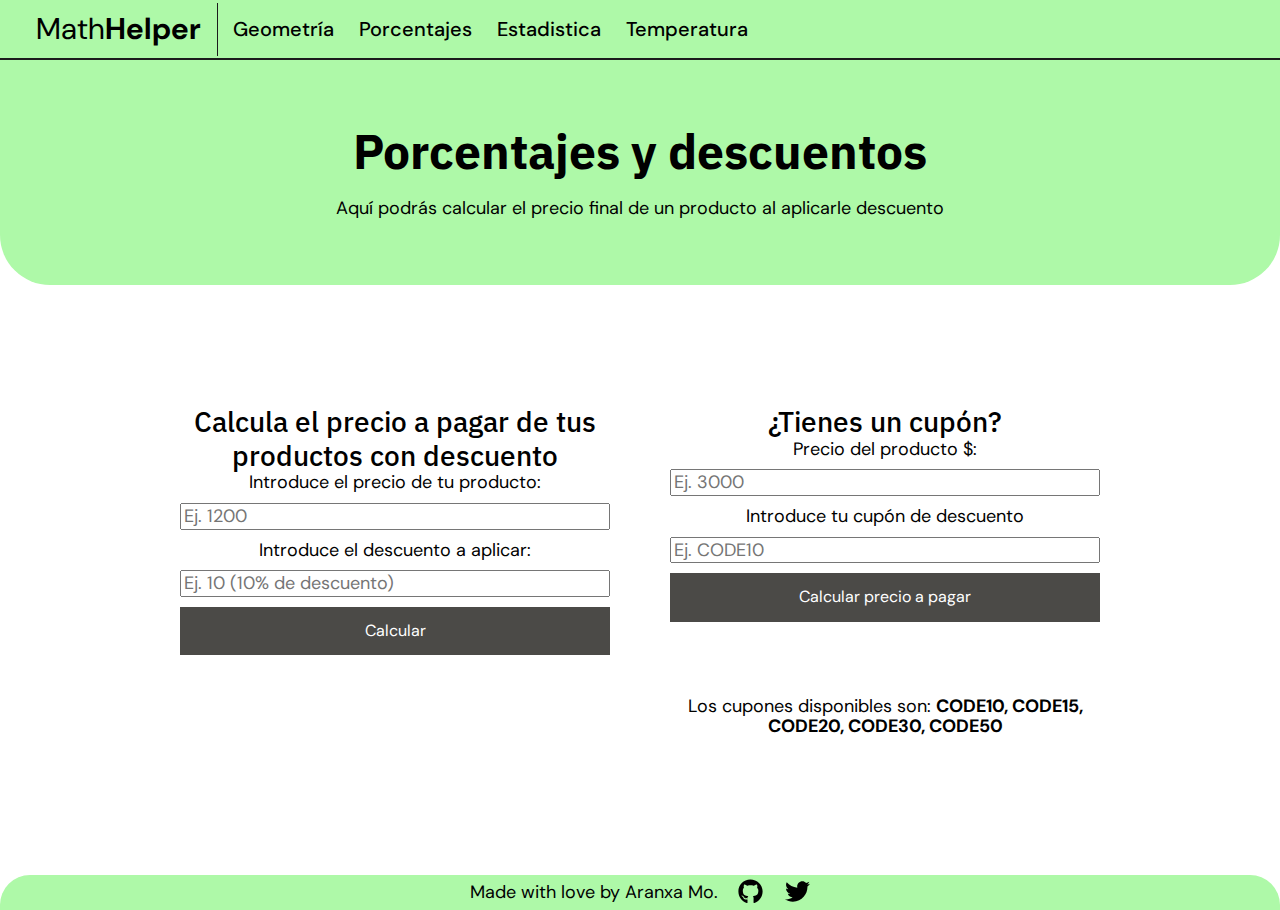
<file: descuentos.html>
<!DOCTYPE html>
<html lang="en">
<head>
    <meta charset="UTF-8">
    <meta http-equiv="X-UA-Compatible" content="IE=edge">
    <meta name="viewport" content="width=device-width, initial-scale=1.0">
    <title>Porcentajes y descuentos | Math Helper</title>
    <link rel="stylesheet" href="./css/normalize.css">
    <link rel="stylesheet" href="./css/descuentos.css">
</head>
<body>
    <header class="header"> <!--HEADER-->
        <nav class="navbar">
            <a class="nav__logo" href="./index.html"><span>Math<b>Helper</b></span></a>

            <input type="checkbox" name="" id="nav__checkbox" class="nav__checkbox">
            <label for="nav__checkbox" class="nav__toggle">
            <svg class="menu" xmlns="http://www.w3.org/2000/svg" viewBox="0 0 448 512"><!--! Font Awesome Pro 6.1.1 by @fontawesome - https://fontawesome.com License - https://fontawesome.com/license (Commercial License) Copyright 2022 Fonticons, Inc. --><path d="M0 96C0 78.33 14.33 64 32 64H416C433.7 64 448 78.33 448 96C448 113.7 433.7 128 416 128H32C14.33 128 0 113.7 0 96zM0 256C0 238.3 14.33 224 32 224H416C433.7 224 448 238.3 448 256C448 273.7 433.7 288 416 288H32C14.33 288 0 273.7 0 256zM416 448H32C14.33 448 0 433.7 0 416C0 398.3 14.33 384 32 384H416C433.7 384 448 398.3 448 416C448 433.7 433.7 448 416 448z"/></svg>
            <svg class="close" xmlns="http://www.w3.org/2000/svg" viewBox="0 0 320 512"><!--! Font Awesome Pro 6.1.1 by @fontawesome - https://fontawesome.com License - https://fontawesome.com/license (Commercial License) Copyright 2022 Fonticons, Inc. --><path d="M310.6 361.4c12.5 12.5 12.5 32.75 0 45.25C304.4 412.9 296.2 416 288 416s-16.38-3.125-22.62-9.375L160 301.3L54.63 406.6C48.38 412.9 40.19 416 32 416S15.63 412.9 9.375 406.6c-12.5-12.5-12.5-32.75 0-45.25l105.4-105.4L9.375 150.6c-12.5-12.5-12.5-32.75 0-45.25s32.75-12.5 45.25 0L160 210.8l105.4-105.4c12.5-12.5 32.75-12.5 45.25 0s12.5 32.75 0 45.25l-105.4 105.4L310.6 361.4z"/></svg>
            </label>         
            
    
             <ul class="nav__menu">
                <li><a href="./figuras.html">Geometría</a></li>
                <li><a href="./descuentos.html">Porcentajes</a></li>
                <li><a href="./estadistica.html">Estadistica</a></li>
                <li><a href="./temperatura.html">Temperatura</a></li>
            </ul>

        </nav>

        <section class="hero">
            <h1 class="hero_title">Porcentajes y descuentos</h1>
            <p class="hero_paragraph">Aquí podrás calcular el precio final de un producto al aplicarle descuento</p>
        </section>
    </header>

    <main class="main"> <!--MAIN-->
        <section class="section">
            <h2>Calcula el precio a pagar de tus productos con descuento</h2>
            <!-- <div class="section__img-container">
                <img class="section__img" src="https://cdn.shopify.com/s/files/1/0007/6978/5911/products/D_NQ_NP_647513-MLM48204769266_112021-O_800x.webp?v=1653329292" alt="Audífonos rosas con orejas de gato">
            </div> -->
            <form class="form">
                <label for="inputPrice">Introduce el precio de tu producto:</label>
                <input type="number" id="inputPrice" placeholder="Ej. 1200">
                <label for="inputDescuento">Introduce el descuento a aplicar:</label>
                <input type="number" id="inputDescuento" placeholder="Ej. 10 (10% de descuento)">
                <button class="section__button" type="button" onclick="onClickPrecioConDescuento()">Calcular</button>
    
                <p class="resultado" id="resultadoPrecio"></p>
            </form>
        </section>
        
        <section class="section">
            <h2>¿Tienes un cupón?</h2>
            <form class="form">
                <label for="inputPriceProduct">Precio del producto $:</label>
                <input type="number" id="inputPriceProduct" placeholder="Ej. 3000">
                <label for="inputCupon">Introduce tu cupón de descuento</label>
                <input type="text" id="inputCupon" placeholder="Ej. CODE10">
                <button class="section__button" type="button" onclick="aplicarCupon()">Calcular precio a pagar</button>
    
                <p class="resultado" id="resultadoPrecioProduct"></p>
                <div class="cupons-container">
                    <p>Los cupones disponibles son: <b>CODE10, CODE15, CODE20, CODE30, CODE50</b></p>
                </div>
            </form>
        </section>
    </main>

    <footer class="footer"> <!--FOOTER-->
        <p class="footer__paragraph">Made with love by Aranxa Mo.</p>
        <div class="footer__socials">
            <a href="https://github.com/AranxaMo/curso-practico-javascript" target="_blank"><svg xmlns="http://www.w3.org/2000/svg" viewBox="0 0 496 512"><!--! Font Awesome Pro 6.1.1 by @fontawesome - https://fontawesome.com License - https://fontawesome.com/license (Commercial License) Copyright 2022 Fonticons, Inc. --><path d="M165.9 397.4c0 2-2.3 3.6-5.2 3.6-3.3.3-5.6-1.3-5.6-3.6 0-2 2.3-3.6 5.2-3.6 3-.3 5.6 1.3 5.6 3.6zm-31.1-4.5c-.7 2 1.3 4.3 4.3 4.9 2.6 1 5.6 0 6.2-2s-1.3-4.3-4.3-5.2c-2.6-.7-5.5.3-6.2 2.3zm44.2-1.7c-2.9.7-4.9 2.6-4.6 4.9.3 2 2.9 3.3 5.9 2.6 2.9-.7 4.9-2.6 4.6-4.6-.3-1.9-3-3.2-5.9-2.9zM244.8 8C106.1 8 0 113.3 0 252c0 110.9 69.8 205.8 169.5 239.2 12.8 2.3 17.3-5.6 17.3-12.1 0-6.2-.3-40.4-.3-61.4 0 0-70 15-84.7-29.8 0 0-11.4-29.1-27.8-36.6 0 0-22.9-15.7 1.6-15.4 0 0 24.9 2 38.6 25.8 21.9 38.6 58.6 27.5 72.9 20.9 2.3-16 8.8-27.1 16-33.7-55.9-6.2-112.3-14.3-112.3-110.5 0-27.5 7.6-41.3 23.6-58.9-2.6-6.5-11.1-33.3 2.6-67.9 20.9-6.5 69 27 69 27 20-5.6 41.5-8.5 62.8-8.5s42.8 2.9 62.8 8.5c0 0 48.1-33.6 69-27 13.7 34.7 5.2 61.4 2.6 67.9 16 17.7 25.8 31.5 25.8 58.9 0 96.5-58.9 104.2-114.8 110.5 9.2 7.9 17 22.9 17 46.4 0 33.7-.3 75.4-.3 83.6 0 6.5 4.6 14.4 17.3 12.1C428.2 457.8 496 362.9 496 252 496 113.3 383.5 8 244.8 8zM97.2 352.9c-1.3 1-1 3.3.7 5.2 1.6 1.6 3.9 2.3 5.2 1 1.3-1 1-3.3-.7-5.2-1.6-1.6-3.9-2.3-5.2-1zm-10.8-8.1c-.7 1.3.3 2.9 2.3 3.9 1.6 1 3.6.7 4.3-.7.7-1.3-.3-2.9-2.3-3.9-2-.6-3.6-.3-4.3.7zm32.4 35.6c-1.6 1.3-1 4.3 1.3 6.2 2.3 2.3 5.2 2.6 6.5 1 1.3-1.3.7-4.3-1.3-6.2-2.2-2.3-5.2-2.6-6.5-1zm-11.4-14.7c-1.6 1-1.6 3.6 0 5.9 1.6 2.3 4.3 3.3 5.6 2.3 1.6-1.3 1.6-3.9 0-6.2-1.4-2.3-4-3.3-5.6-2z"/></svg></a>
            <a href="https://twitter.com/Aranxa_Mo" target="_blank"><svg xmlns="http://www.w3.org/2000/svg" viewBox="0 0 512 512"><!--! Font Awesome Pro 6.1.1 by @fontawesome - https://fontawesome.com License - https://fontawesome.com/license (Commercial License) Copyright 2022 Fonticons, Inc. --><path d="M459.37 151.716c.325 4.548.325 9.097.325 13.645 0 138.72-105.583 298.558-298.558 298.558-59.452 0-114.68-17.219-161.137-47.106 8.447.974 16.568 1.299 25.34 1.299 49.055 0 94.213-16.568 130.274-44.832-46.132-.975-84.792-31.188-98.112-72.772 6.498.974 12.995 1.624 19.818 1.624 9.421 0 18.843-1.3 27.614-3.573-48.081-9.747-84.143-51.98-84.143-102.985v-1.299c13.969 7.797 30.214 12.67 47.431 13.319-28.264-18.843-46.781-51.005-46.781-87.391 0-19.492 5.197-37.36 14.294-52.954 51.655 63.675 129.3 105.258 216.365 109.807-1.624-7.797-2.599-15.918-2.599-24.04 0-57.828 46.782-104.934 104.934-104.934 30.213 0 57.502 12.67 76.67 33.137 23.715-4.548 46.456-13.32 66.599-25.34-7.798 24.366-24.366 44.833-46.132 57.827 21.117-2.273 41.584-8.122 60.426-16.243-14.292 20.791-32.161 39.308-52.628 54.253z"/></svg></a>
        </div>
    </footer>

    <script src="./js/descuentos.js"></script>
</body>
</html>
</file>
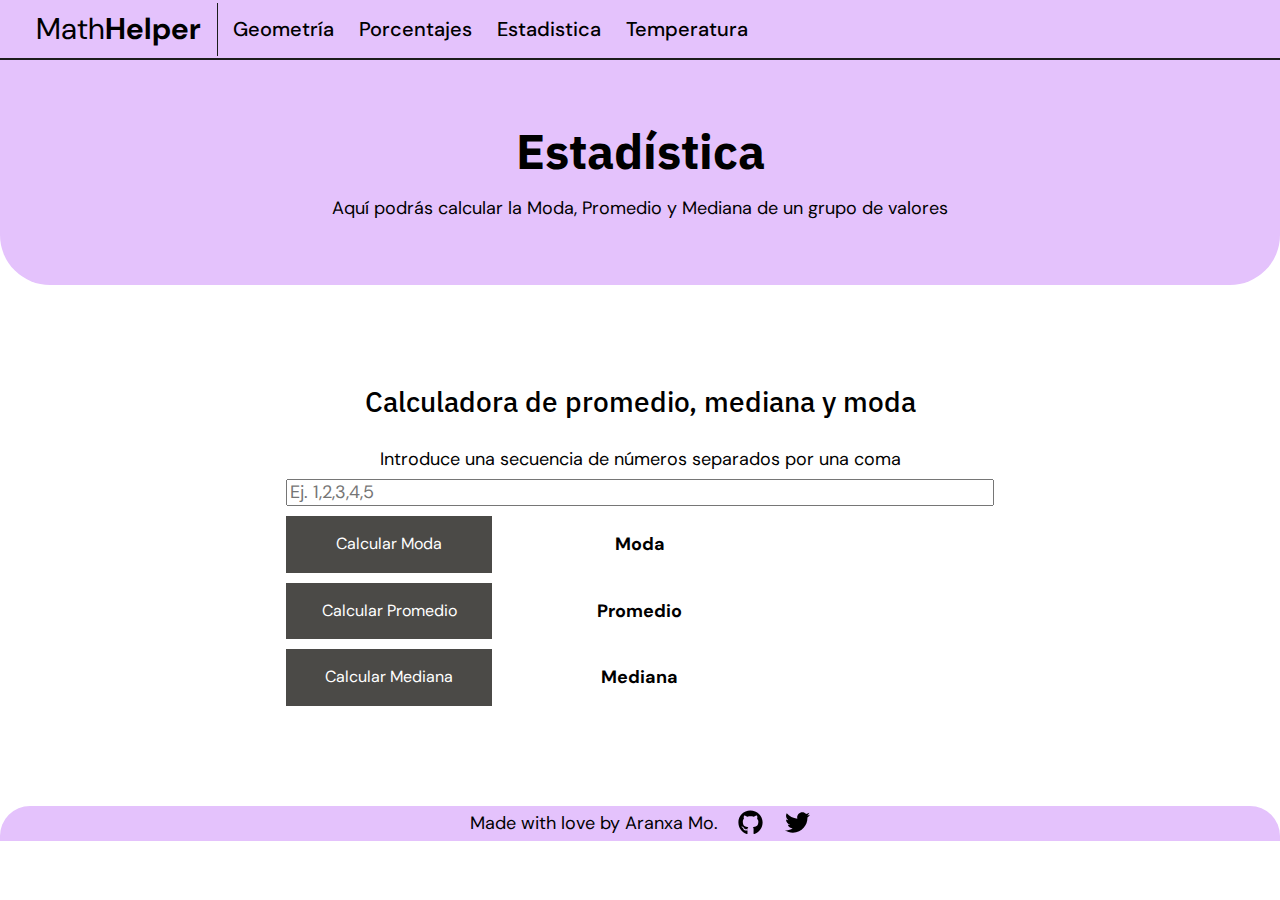
<file: estadistica.html>
<!DOCTYPE html>
<html lang="en">
<head>
    <meta charset="UTF-8">
    <meta http-equiv="X-UA-Compatible" content="IE=edge">
    <meta name="viewport" content="width=device-width, initial-scale=1.0">
    <title>Estadística | Math Helper</title>
    <link rel="stylesheet" href="./css/normalize.css">
    <link rel="stylesheet" href="./css/estadistica.css">
</head>
<body>
    <header class="header">    <!--HEADER  -->
        <nav class="navbar">
            <a class="nav__logo" href="./index.html"><span>Math<b>Helper</b></span></a>

            <input type="checkbox" name="" id="nav__checkbox" class="nav__checkbox">
            <label for="nav__checkbox" class="nav__toggle">
            <svg class="menu" xmlns="http://www.w3.org/2000/svg" viewBox="0 0 448 512"><!--! Font Awesome Pro 6.1.1 by @fontawesome - https://fontawesome.com License - https://fontawesome.com/license (Commercial License) Copyright 2022 Fonticons, Inc. --><path d="M0 96C0 78.33 14.33 64 32 64H416C433.7 64 448 78.33 448 96C448 113.7 433.7 128 416 128H32C14.33 128 0 113.7 0 96zM0 256C0 238.3 14.33 224 32 224H416C433.7 224 448 238.3 448 256C448 273.7 433.7 288 416 288H32C14.33 288 0 273.7 0 256zM416 448H32C14.33 448 0 433.7 0 416C0 398.3 14.33 384 32 384H416C433.7 384 448 398.3 448 416C448 433.7 433.7 448 416 448z"/></svg>
            <svg class="close" xmlns="http://www.w3.org/2000/svg" viewBox="0 0 320 512"><!--! Font Awesome Pro 6.1.1 by @fontawesome - https://fontawesome.com License - https://fontawesome.com/license (Commercial License) Copyright 2022 Fonticons, Inc. --><path d="M310.6 361.4c12.5 12.5 12.5 32.75 0 45.25C304.4 412.9 296.2 416 288 416s-16.38-3.125-22.62-9.375L160 301.3L54.63 406.6C48.38 412.9 40.19 416 32 416S15.63 412.9 9.375 406.6c-12.5-12.5-12.5-32.75 0-45.25l105.4-105.4L9.375 150.6c-12.5-12.5-12.5-32.75 0-45.25s32.75-12.5 45.25 0L160 210.8l105.4-105.4c12.5-12.5 32.75-12.5 45.25 0s12.5 32.75 0 45.25l-105.4 105.4L310.6 361.4z"/></svg>
            </label>         
            
    
             <ul class="nav__menu">
                <li><a href="./figuras.html">Geometría</a></li>
                <li><a href="./descuentos.html">Porcentajes</a></li>
                <li><a href="./estadistica.html">Estadistica</a></li>
                <li><a href="./temperatura.html">Temperatura</a></li>
            </ul>

        </nav>

        <section class="hero">
            <h1 class="hero_title">Estadística</h1>
            <p class="hero_paragraph">Aquí podrás calcular la Moda, Promedio y Mediana de un grupo de valores</p>
        </section>
    </header>

    <main class="main"> <!--MAIN-->
        <h2>Calculadora de promedio, mediana y moda</h2>
        <section>
            <form class="form">
                <label for="inputLista">Introduce una secuencia de números separados por una coma </label>
                <input type="text" id="inputLista" placeholder="Ej. 1,2,3,4,5">
                <div class="inputs-container">
                    <input class="section__button" type="button" value="Calcular Moda" onclick="onClickCalcularModa()">
                    <p class="res" id="resultado1">Moda</p>
                    <p class="res" id="resultado1Veces"></p>
                    <input class="section__button" type="button" value="Calcular Promedio" onclick="onClickCalcularPromedio()">
                    <p class="res" id="resultado2">Promedio</p>
                    <p class="res" id="resultado2Veces"></p>
                    <input class="section__button" type="button" value="Calcular Mediana" onclick="onClickCalcularMediana()">
                    <p class="res" id="resultado3">Mediana</p>
                    <p class="res" id="resultado3Veces"></p>
                </div>
            </form>
        </section>
    </main>

    <footer class="footer"> <!--FOOTER-->
        <p class="footer__paragraph">Made with love by Aranxa Mo.</p>
        <div class="footer__socials">
            <a href="https://github.com/AranxaMo/curso-practico-javascript" target="_blank"><svg xmlns="http://www.w3.org/2000/svg" viewBox="0 0 496 512"><!--! Font Awesome Pro 6.1.1 by @fontawesome - https://fontawesome.com License - https://fontawesome.com/license (Commercial License) Copyright 2022 Fonticons, Inc. --><path d="M165.9 397.4c0 2-2.3 3.6-5.2 3.6-3.3.3-5.6-1.3-5.6-3.6 0-2 2.3-3.6 5.2-3.6 3-.3 5.6 1.3 5.6 3.6zm-31.1-4.5c-.7 2 1.3 4.3 4.3 4.9 2.6 1 5.6 0 6.2-2s-1.3-4.3-4.3-5.2c-2.6-.7-5.5.3-6.2 2.3zm44.2-1.7c-2.9.7-4.9 2.6-4.6 4.9.3 2 2.9 3.3 5.9 2.6 2.9-.7 4.9-2.6 4.6-4.6-.3-1.9-3-3.2-5.9-2.9zM244.8 8C106.1 8 0 113.3 0 252c0 110.9 69.8 205.8 169.5 239.2 12.8 2.3 17.3-5.6 17.3-12.1 0-6.2-.3-40.4-.3-61.4 0 0-70 15-84.7-29.8 0 0-11.4-29.1-27.8-36.6 0 0-22.9-15.7 1.6-15.4 0 0 24.9 2 38.6 25.8 21.9 38.6 58.6 27.5 72.9 20.9 2.3-16 8.8-27.1 16-33.7-55.9-6.2-112.3-14.3-112.3-110.5 0-27.5 7.6-41.3 23.6-58.9-2.6-6.5-11.1-33.3 2.6-67.9 20.9-6.5 69 27 69 27 20-5.6 41.5-8.5 62.8-8.5s42.8 2.9 62.8 8.5c0 0 48.1-33.6 69-27 13.7 34.7 5.2 61.4 2.6 67.9 16 17.7 25.8 31.5 25.8 58.9 0 96.5-58.9 104.2-114.8 110.5 9.2 7.9 17 22.9 17 46.4 0 33.7-.3 75.4-.3 83.6 0 6.5 4.6 14.4 17.3 12.1C428.2 457.8 496 362.9 496 252 496 113.3 383.5 8 244.8 8zM97.2 352.9c-1.3 1-1 3.3.7 5.2 1.6 1.6 3.9 2.3 5.2 1 1.3-1 1-3.3-.7-5.2-1.6-1.6-3.9-2.3-5.2-1zm-10.8-8.1c-.7 1.3.3 2.9 2.3 3.9 1.6 1 3.6.7 4.3-.7.7-1.3-.3-2.9-2.3-3.9-2-.6-3.6-.3-4.3.7zm32.4 35.6c-1.6 1.3-1 4.3 1.3 6.2 2.3 2.3 5.2 2.6 6.5 1 1.3-1.3.7-4.3-1.3-6.2-2.2-2.3-5.2-2.6-6.5-1zm-11.4-14.7c-1.6 1-1.6 3.6 0 5.9 1.6 2.3 4.3 3.3 5.6 2.3 1.6-1.3 1.6-3.9 0-6.2-1.4-2.3-4-3.3-5.6-2z"/></svg></a>
            <a href="https://twitter.com/Aranxa_Mo" target="_blank"><svg xmlns="http://www.w3.org/2000/svg" viewBox="0 0 512 512"><!--! Font Awesome Pro 6.1.1 by @fontawesome - https://fontawesome.com License - https://fontawesome.com/license (Commercial License) Copyright 2022 Fonticons, Inc. --><path d="M459.37 151.716c.325 4.548.325 9.097.325 13.645 0 138.72-105.583 298.558-298.558 298.558-59.452 0-114.68-17.219-161.137-47.106 8.447.974 16.568 1.299 25.34 1.299 49.055 0 94.213-16.568 130.274-44.832-46.132-.975-84.792-31.188-98.112-72.772 6.498.974 12.995 1.624 19.818 1.624 9.421 0 18.843-1.3 27.614-3.573-48.081-9.747-84.143-51.98-84.143-102.985v-1.299c13.969 7.797 30.214 12.67 47.431 13.319-28.264-18.843-46.781-51.005-46.781-87.391 0-19.492 5.197-37.36 14.294-52.954 51.655 63.675 129.3 105.258 216.365 109.807-1.624-7.797-2.599-15.918-2.599-24.04 0-57.828 46.782-104.934 104.934-104.934 30.213 0 57.502 12.67 76.67 33.137 23.715-4.548 46.456-13.32 66.599-25.34-7.798 24.366-24.366 44.833-46.132 57.827 21.117-2.273 41.584-8.122 60.426-16.243-14.292 20.791-32.161 39.308-52.628 54.253z"/></svg></a>
        </div>
    </footer>

    <script src="./js/estadistica.js"></script>
</body>
</html>
</file>
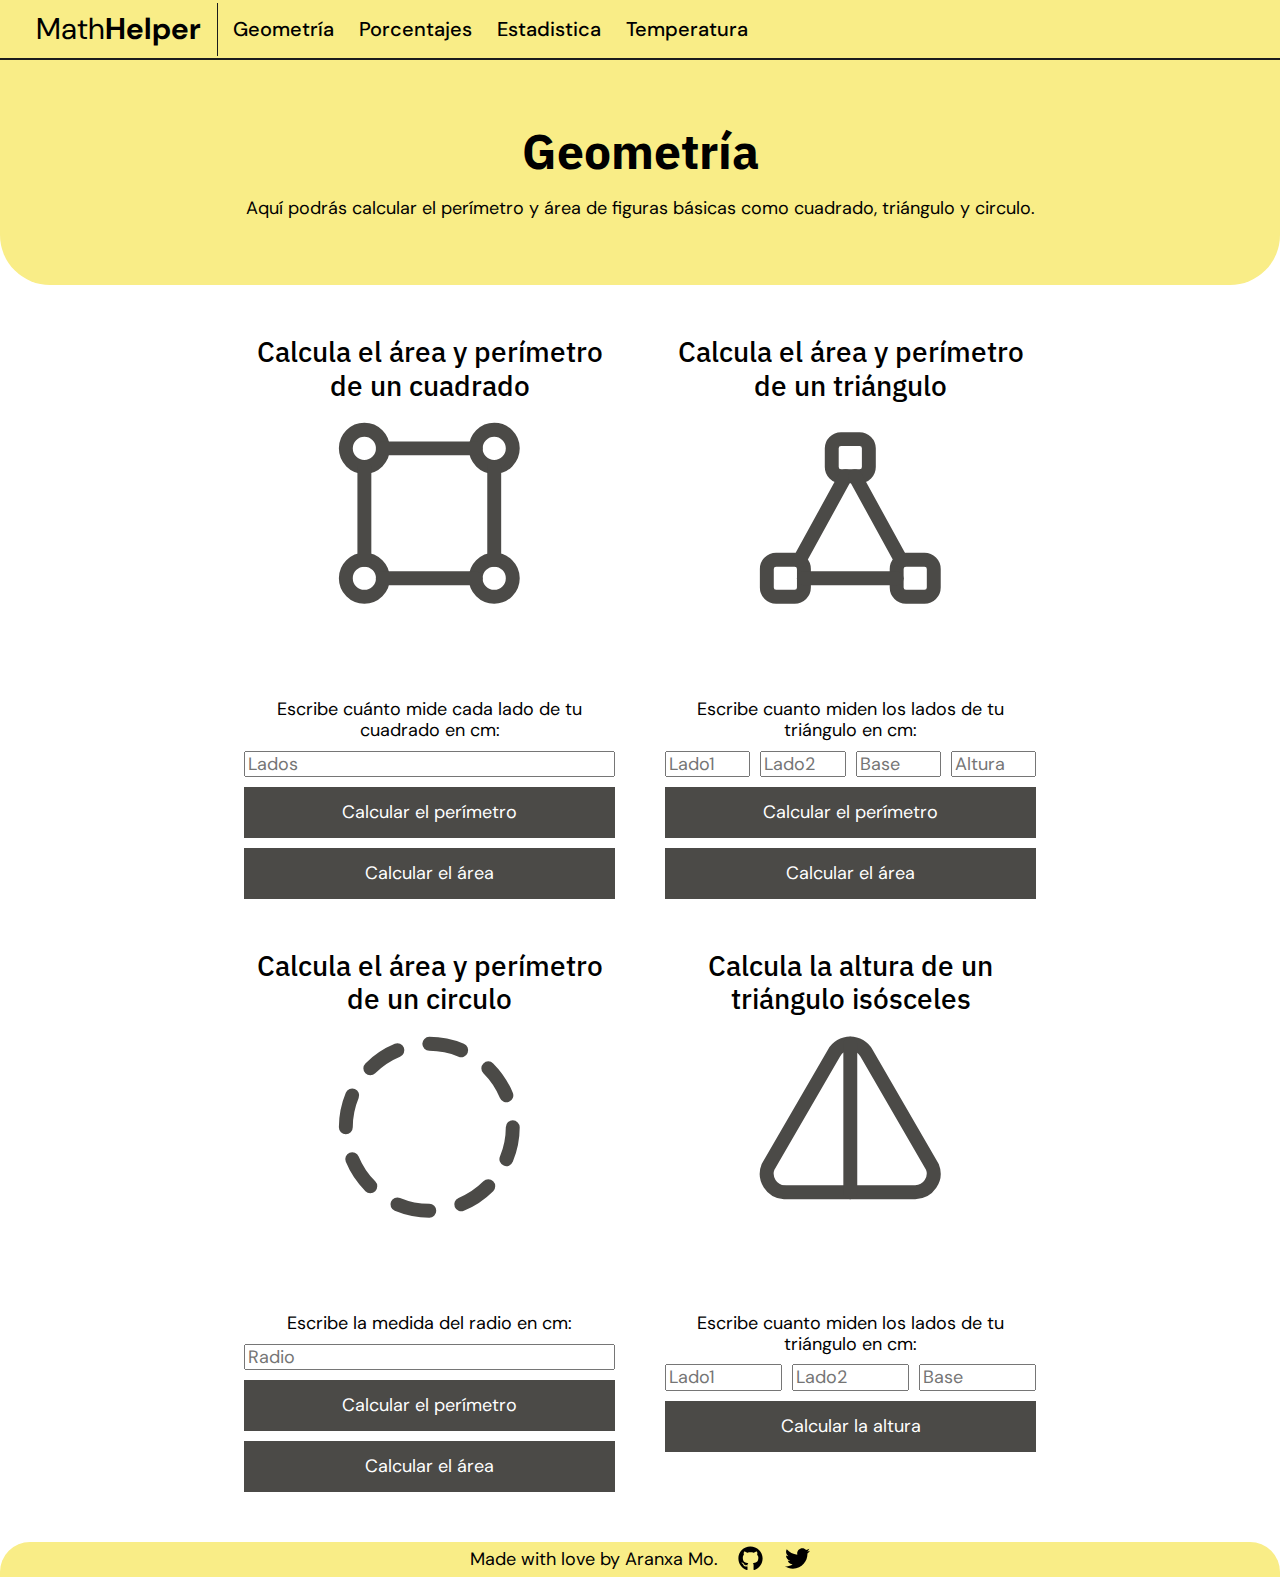
<file: figuras.html>
<!DOCTYPE html>
<html lang="en">
<head>
    <meta charset="UTF-8">
    <meta http-equiv="X-UA-Compatible" content="IE=edge">
    <meta name="viewport" content="width=device-width, initial-scale=1.0">
    <title>Figuras geométricas | Math Helper</title>
    <link rel="stylesheet" href="./css/normalize.css">
    <link rel="stylesheet" href="./css/figuras.css">
</head>
<body>
    <header class="header">
        <nav class="navbar">
            <a class="nav__logo" href="./index.html"><span>Math<b>Helper</b></span></a>

            <input type="checkbox" name="" id="nav__checkbox" class="nav__checkbox">
            <label for="nav__checkbox" class="nav__toggle">
            <svg class="menu" xmlns="http://www.w3.org/2000/svg" viewBox="0 0 448 512"><!--! Font Awesome Pro 6.1.1 by @fontawesome - https://fontawesome.com License - https://fontawesome.com/license (Commercial License) Copyright 2022 Fonticons, Inc. --><path d="M0 96C0 78.33 14.33 64 32 64H416C433.7 64 448 78.33 448 96C448 113.7 433.7 128 416 128H32C14.33 128 0 113.7 0 96zM0 256C0 238.3 14.33 224 32 224H416C433.7 224 448 238.3 448 256C448 273.7 433.7 288 416 288H32C14.33 288 0 273.7 0 256zM416 448H32C14.33 448 0 433.7 0 416C0 398.3 14.33 384 32 384H416C433.7 384 448 398.3 448 416C448 433.7 433.7 448 416 448z"/></svg>
            <svg class="close" xmlns="http://www.w3.org/2000/svg" viewBox="0 0 320 512"><!--! Font Awesome Pro 6.1.1 by @fontawesome - https://fontawesome.com License - https://fontawesome.com/license (Commercial License) Copyright 2022 Fonticons, Inc. --><path d="M310.6 361.4c12.5 12.5 12.5 32.75 0 45.25C304.4 412.9 296.2 416 288 416s-16.38-3.125-22.62-9.375L160 301.3L54.63 406.6C48.38 412.9 40.19 416 32 416S15.63 412.9 9.375 406.6c-12.5-12.5-12.5-32.75 0-45.25l105.4-105.4L9.375 150.6c-12.5-12.5-12.5-32.75 0-45.25s32.75-12.5 45.25 0L160 210.8l105.4-105.4c12.5-12.5 32.75-12.5 45.25 0s12.5 32.75 0 45.25l-105.4 105.4L310.6 361.4z"/></svg>
            </label>         
            
    
             <ul class="nav__menu">
                <li><a href="./figuras.html">Geometría</a></li>
                <li><a href="./descuentos.html">Porcentajes</a></li>
                <li><a href="./estadistica.html">Estadistica</a></li>
                <li><a href="./temperatura.html">Temperatura</a></li>
            </ul>

        </nav>

        <section class="hero">
            <h1 class="hero_title">Geometría</h1>
            <p class="hero_paragraph">Aquí podrás calcular el perímetro y área de figuras básicas como cuadrado, triángulo y circulo.</p>
        </section>
    </header>

    <main class="main">
        <section class="section">
            <h2>Calcula el área y perímetro de un cuadrado</h2>
            <div class="section__img-container">
                <svg class="section__img" xmlns="http://www.w3.org/2000/svg" class="icon icon-tabler icon-tabler-shape" width="44" height="44" viewBox="0 0 24 24" stroke-width="1.5" stroke="#4b4a47" fill="none" stroke-linecap="round" stroke-linejoin="round">
                    <path stroke="none" d="M0 0h24v24H0z" fill="none"/>
                    <circle cx="5" cy="5" r="2" />
                    <circle cx="19" cy="5" r="2" />
                    <circle cx="5" cy="19" r="2" />
                    <circle cx="19" cy="19" r="2" />
                    <line x1="5" y1="7" x2="5" y2="17" />
                    <line x1="7" y1="5" x2="17" y2="5" />
                    <line x1="7" y1="19" x2="17" y2="19" />
                    <line x1="19" y1="7" x2="19" y2="17" />
                  </svg>
            </div>
            <p class="resultado" id="resultadoPe1"></p>
            <p class="resultado" id="resultadoA1"></p>
            <form class="form">
                <label for="inputCuadrado">Escribe cuánto mide cada lado de tu cuadrado en cm:</label>
                <input id="inputCuadrado" type="number" placeholder="Lados"/>
                <button class="section__button" type="button" onclick="calcularPerimetroCuadrado()">Calcular el perímetro</button>
                <button class="section__button" type="button" onclick="calcularAreaCuadrado()">Calcular el área</button>
            </form>
        </section>
        
        <section class="section">
            <h2>Calcula el área y perímetro de un triángulo</h2>
            <div class="section__img-container">
                <svg class="section__img" xmlns="http://www.w3.org/2000/svg" class="icon icon-tabler icon-tabler-vector-triangle" width="44" height="44" viewBox="0 0 24 24" stroke-width="1.5" stroke="#4b4a47" fill="none" stroke-linecap="round" stroke-linejoin="round">
                    <path stroke="none" d="M0 0h24v24H0z" fill="none"/>
                    <rect x="10" y="4" width="4" height="4" rx="1" />
                    <rect x="3" y="17" width="4" height="4" rx="1" />
                    <rect x="17" y="17" width="4" height="4" rx="1" />
                    <line x1="6.5" y1="17.1" x2="11.5" y2="8" />
                    <line x1="17.5" y1="17.1" x2="12.5" y2="8" />
                    <line x1="7" y1="19" x2="17" y2="19" />
                  </svg>
            </div>
            <p class="resultado" id="resultadoPe2"></p>
            <p class="resultado" id="resultadoA2"></p>
            <form class="form">
                <label for="inputTrianguloL1">Escribe cuanto miden los lados de tu triángulo en cm:</label>
                <div class="form__inputs">
                    <input class="form__input-field" id="inputTrianguloL1" type="number" placeholder="Lado1"/>
                    <input class="form__input-field" id="inputTrianguloL2" type="number" placeholder="Lado2"/>
                    <input class="form__input-field" id="inputTrianguloB" type="number" placeholder="Base"/>
                    <input class="form__input-field" id="inputTrianguloA" type="number" placeholder="Altura"/>
                </div>
    
                <button class="section__button" type="button" onclick="calcularPerimetroTriangulo()">Calcular el perímetro</button>
                <button class="section__button" type="button" onclick="calcularAreaTriangulo()">Calcular el área</button>
            </form>
        </section>
        
        <section class="section">
            <h2>Calcula el área y perímetro de un circulo</h2>
            <div class="section__img-container">
                <svg class="section__img" xmlns="http://www.w3.org/2000/svg" class="icon icon-tabler icon-tabler-circle-dashed" width="44" height="44" viewBox="0 0 24 24" stroke-width="1.5" stroke="#4b4a47" fill="none" stroke-linecap="round" stroke-linejoin="round">
                    <path stroke="none" d="M0 0h24v24H0z" fill="none"/>
                    <path d="M8.56 3.69a9 9 0 0 0 -2.92 1.95" />
                    <path d="M3.69 8.56a9 9 0 0 0 -.69 3.44" />
                    <path d="M3.69 15.44a9 9 0 0 0 1.95 2.92" />
                    <path d="M8.56 20.31a9 9 0 0 0 3.44 .69" />
                    <path d="M15.44 20.31a9 9 0 0 0 2.92 -1.95" />
                    <path d="M20.31 15.44a9 9 0 0 0 .69 -3.44" />
                    <path d="M20.31 8.56a9 9 0 0 0 -1.95 -2.92" />
                    <path d="M15.44 3.69a9 9 0 0 0 -3.44 -.69" />
                  </svg>
            </div>
            <p class="resultado" id="resultadoPe3"></p>
            <p class="resultado" id="resultadoA3"></p>
            <form class="form">
                <label for="inputCirculo">Escribe la medida del radio en cm:</label>
                <input id="inputCirculo" type="number" placeholder="Radio"/>
    
                <button class="section__button" type="button" onclick="calcularPerimetroCirculo()">Calcular el perímetro</button>
                <button class="section__button" type="button" onclick="calcularAreaCirculo()">Calcular el área</button>
            </form>
        </section>

        <section class="section">
            <h2>Calcula la altura de un triángulo isósceles</h2>
            <div class="section__img-container">
                <svg class="section__img" xmlns="http://www.w3.org/2000/svg" class="icon icon-tabler icon-tabler-details" width="44" height="44" viewBox="0 0 24 24" stroke-width="1.5" stroke="#4b4a47" fill="none" stroke-linecap="round" stroke-linejoin="round">
                    <path stroke="none" d="M0 0h24v24H0z" fill="none"/>
                    <path d="M5 19h14a2 2 0 0 0 1.84 -2.75l-7.1 -12.25a2 2 0 0 0 -3.5 0l-7.1 12.25a2 2 0 0 0 1.75 2.75" />
                    <path d="M12 3v16" />
                  </svg>
            </div>
            <p class="resultado" id="resultadoAltura"></p>
            <p class="resultado" id="resultadoAlerta"></p>

            <form class="form">
                <label for="inputTrianguloL1">Escribe cuanto miden los lados de tu triángulo en cm:</label>
                <div class="form__inputsT2">
                    <input class="form__input-field" id="inputTriangulo2L1" type="number" placeholder="Lado1"/>
                    <input class="form__input-field" id="inputTriangulo2L2" type="number" placeholder="Lado2"/>
                    <input class="form__input-field" id="inputTriangulo2B" type="number" placeholder="Base"/>
                </div>
    
                <button class="section__button" type="button" onclick="calcularAlturaTriangulo()">Calcular la altura</button>
            </form>
        </section>
    </main> <!--MAIN-->

    <footer class="footer">
        <p class="footer__paragraph">Made with love by Aranxa Mo.</p>
        <div class="footer__socials">
            <a href="https://github.com/AranxaMo/curso-practico-javascript" target="_blank"><svg xmlns="http://www.w3.org/2000/svg" viewBox="0 0 496 512"><!--! Font Awesome Pro 6.1.1 by @fontawesome - https://fontawesome.com License - https://fontawesome.com/license (Commercial License) Copyright 2022 Fonticons, Inc. --><path d="M165.9 397.4c0 2-2.3 3.6-5.2 3.6-3.3.3-5.6-1.3-5.6-3.6 0-2 2.3-3.6 5.2-3.6 3-.3 5.6 1.3 5.6 3.6zm-31.1-4.5c-.7 2 1.3 4.3 4.3 4.9 2.6 1 5.6 0 6.2-2s-1.3-4.3-4.3-5.2c-2.6-.7-5.5.3-6.2 2.3zm44.2-1.7c-2.9.7-4.9 2.6-4.6 4.9.3 2 2.9 3.3 5.9 2.6 2.9-.7 4.9-2.6 4.6-4.6-.3-1.9-3-3.2-5.9-2.9zM244.8 8C106.1 8 0 113.3 0 252c0 110.9 69.8 205.8 169.5 239.2 12.8 2.3 17.3-5.6 17.3-12.1 0-6.2-.3-40.4-.3-61.4 0 0-70 15-84.7-29.8 0 0-11.4-29.1-27.8-36.6 0 0-22.9-15.7 1.6-15.4 0 0 24.9 2 38.6 25.8 21.9 38.6 58.6 27.5 72.9 20.9 2.3-16 8.8-27.1 16-33.7-55.9-6.2-112.3-14.3-112.3-110.5 0-27.5 7.6-41.3 23.6-58.9-2.6-6.5-11.1-33.3 2.6-67.9 20.9-6.5 69 27 69 27 20-5.6 41.5-8.5 62.8-8.5s42.8 2.9 62.8 8.5c0 0 48.1-33.6 69-27 13.7 34.7 5.2 61.4 2.6 67.9 16 17.7 25.8 31.5 25.8 58.9 0 96.5-58.9 104.2-114.8 110.5 9.2 7.9 17 22.9 17 46.4 0 33.7-.3 75.4-.3 83.6 0 6.5 4.6 14.4 17.3 12.1C428.2 457.8 496 362.9 496 252 496 113.3 383.5 8 244.8 8zM97.2 352.9c-1.3 1-1 3.3.7 5.2 1.6 1.6 3.9 2.3 5.2 1 1.3-1 1-3.3-.7-5.2-1.6-1.6-3.9-2.3-5.2-1zm-10.8-8.1c-.7 1.3.3 2.9 2.3 3.9 1.6 1 3.6.7 4.3-.7.7-1.3-.3-2.9-2.3-3.9-2-.6-3.6-.3-4.3.7zm32.4 35.6c-1.6 1.3-1 4.3 1.3 6.2 2.3 2.3 5.2 2.6 6.5 1 1.3-1.3.7-4.3-1.3-6.2-2.2-2.3-5.2-2.6-6.5-1zm-11.4-14.7c-1.6 1-1.6 3.6 0 5.9 1.6 2.3 4.3 3.3 5.6 2.3 1.6-1.3 1.6-3.9 0-6.2-1.4-2.3-4-3.3-5.6-2z"/></svg></a>
            <a href="https://twitter.com/Aranxa_Mo" target="_blank"><svg xmlns="http://www.w3.org/2000/svg" viewBox="0 0 512 512"><!--! Font Awesome Pro 6.1.1 by @fontawesome - https://fontawesome.com License - https://fontawesome.com/license (Commercial License) Copyright 2022 Fonticons, Inc. --><path d="M459.37 151.716c.325 4.548.325 9.097.325 13.645 0 138.72-105.583 298.558-298.558 298.558-59.452 0-114.68-17.219-161.137-47.106 8.447.974 16.568 1.299 25.34 1.299 49.055 0 94.213-16.568 130.274-44.832-46.132-.975-84.792-31.188-98.112-72.772 6.498.974 12.995 1.624 19.818 1.624 9.421 0 18.843-1.3 27.614-3.573-48.081-9.747-84.143-51.98-84.143-102.985v-1.299c13.969 7.797 30.214 12.67 47.431 13.319-28.264-18.843-46.781-51.005-46.781-87.391 0-19.492 5.197-37.36 14.294-52.954 51.655 63.675 129.3 105.258 216.365 109.807-1.624-7.797-2.599-15.918-2.599-24.04 0-57.828 46.782-104.934 104.934-104.934 30.213 0 57.502 12.67 76.67 33.137 23.715-4.548 46.456-13.32 66.599-25.34-7.798 24.366-24.366 44.833-46.132 57.827 21.117-2.273 41.584-8.122 60.426-16.243-14.292 20.791-32.161 39.308-52.628 54.253z"/></svg></a>
        </div>
    </footer>


    <script src="./js/figuras.js"></script>
</body>
</html>
</file>
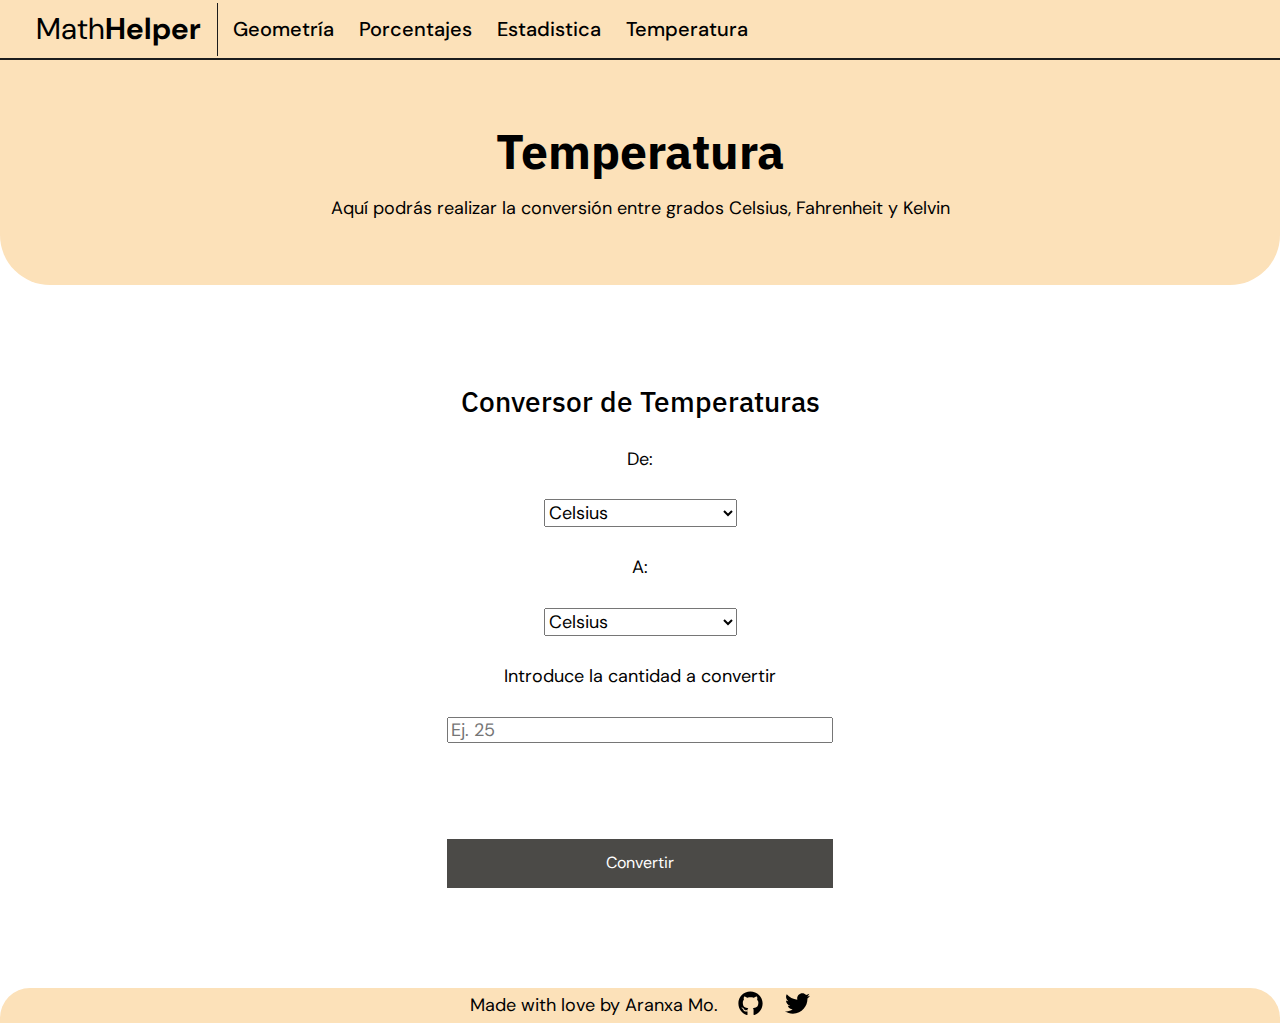
<file: temperatura.html>
<!DOCTYPE html>
<html lang="en">
<head>
    <meta charset="UTF-8">
    <meta http-equiv="X-UA-Compatible" content="IE=edge">
    <meta name="viewport" content="width=device-width, initial-scale=1.0">
    <title>Temperatura | Math Helper</title>
    <link rel="stylesheet" href="./css/normalize.css">
    <link rel="stylesheet" href="./css/temperatura.css">
</head>
<body>
    <header class="header">    <!--HEADER  -->
        <nav class="navbar">
            <a class="nav__logo" href="./index.html"><span>Math<b>Helper</b></span></a>

            <input type="checkbox" name="" id="nav__checkbox" class="nav__checkbox">
            <label for="nav__checkbox" class="nav__toggle">
            <svg class="menu" xmlns="http://www.w3.org/2000/svg" viewBox="0 0 448 512"><!--! Font Awesome Pro 6.1.1 by @fontawesome - https://fontawesome.com License - https://fontawesome.com/license (Commercial License) Copyright 2022 Fonticons, Inc. --><path d="M0 96C0 78.33 14.33 64 32 64H416C433.7 64 448 78.33 448 96C448 113.7 433.7 128 416 128H32C14.33 128 0 113.7 0 96zM0 256C0 238.3 14.33 224 32 224H416C433.7 224 448 238.3 448 256C448 273.7 433.7 288 416 288H32C14.33 288 0 273.7 0 256zM416 448H32C14.33 448 0 433.7 0 416C0 398.3 14.33 384 32 384H416C433.7 384 448 398.3 448 416C448 433.7 433.7 448 416 448z"/></svg>
            <svg class="close" xmlns="http://www.w3.org/2000/svg" viewBox="0 0 320 512"><!--! Font Awesome Pro 6.1.1 by @fontawesome - https://fontawesome.com License - https://fontawesome.com/license (Commercial License) Copyright 2022 Fonticons, Inc. --><path d="M310.6 361.4c12.5 12.5 12.5 32.75 0 45.25C304.4 412.9 296.2 416 288 416s-16.38-3.125-22.62-9.375L160 301.3L54.63 406.6C48.38 412.9 40.19 416 32 416S15.63 412.9 9.375 406.6c-12.5-12.5-12.5-32.75 0-45.25l105.4-105.4L9.375 150.6c-12.5-12.5-12.5-32.75 0-45.25s32.75-12.5 45.25 0L160 210.8l105.4-105.4c12.5-12.5 32.75-12.5 45.25 0s12.5 32.75 0 45.25l-105.4 105.4L310.6 361.4z"/></svg>
            </label>         
            
    
             <ul class="nav__menu">
                <li><a href="./figuras.html">Geometría</a></li>
                <li><a href="./descuentos.html">Porcentajes</a></li>
                <li><a href="./estadistica.html">Estadistica</a></li>
                <li><a href="./temperatura.html">Temperatura</a></li>
            </ul>

        </nav>

        <section class="hero">
            <h1 class="hero_title">Temperatura</h1>
            <p class="hero_paragraph">Aquí podrás realizar la conversión entre grados Celsius, Fahrenheit y Kelvin</p>
        </section>
    </header>

    <main class="main"> <!--MAIN-->
        <h2>Conversor de Temperaturas</h2>
        <section>
            <form class="form">
                <label for="temperaturaS">De:</label>
                <select name="temperatura" id="temperaturaS" class="temperature">
                    <option value="C">Celsius</option>
                    <option value="F">Fahrenheit</option>
                    <option value="K">Kelvin</option>
                </select>

                <label for="temperaturaC">A:</label>
                <select name="temperatura" id="temperaturaC" class="temperature">
                    <option value="C">Celsius</option>
                    <option value="F">Fahrenheit</option>
                    <option value="K">Kelvin</option>
                </select>
                
                <label for="inputLista">Introduce la cantidad a convertir </label>
                <input type="text" id="inputTemp" placeholder="Ej. 25" class="input__form">
                
                <p id="resultado"></p>
                <input class="section__button" type="button" value="Convertir" onclick="obtenerTemp()">
            </form>
        </section>
    </main>

    <footer class="footer"> <!--FOOTER-->
        <p class="footer__paragraph">Made with love by Aranxa Mo.</p>
        <div class="footer__socials">
            <a href="https://github.com/AranxaMo/curso-practico-javascript" target="_blank"><svg xmlns="http://www.w3.org/2000/svg" viewBox="0 0 496 512"><!--! Font Awesome Pro 6.1.1 by @fontawesome - https://fontawesome.com License - https://fontawesome.com/license (Commercial License) Copyright 2022 Fonticons, Inc. --><path d="M165.9 397.4c0 2-2.3 3.6-5.2 3.6-3.3.3-5.6-1.3-5.6-3.6 0-2 2.3-3.6 5.2-3.6 3-.3 5.6 1.3 5.6 3.6zm-31.1-4.5c-.7 2 1.3 4.3 4.3 4.9 2.6 1 5.6 0 6.2-2s-1.3-4.3-4.3-5.2c-2.6-.7-5.5.3-6.2 2.3zm44.2-1.7c-2.9.7-4.9 2.6-4.6 4.9.3 2 2.9 3.3 5.9 2.6 2.9-.7 4.9-2.6 4.6-4.6-.3-1.9-3-3.2-5.9-2.9zM244.8 8C106.1 8 0 113.3 0 252c0 110.9 69.8 205.8 169.5 239.2 12.8 2.3 17.3-5.6 17.3-12.1 0-6.2-.3-40.4-.3-61.4 0 0-70 15-84.7-29.8 0 0-11.4-29.1-27.8-36.6 0 0-22.9-15.7 1.6-15.4 0 0 24.9 2 38.6 25.8 21.9 38.6 58.6 27.5 72.9 20.9 2.3-16 8.8-27.1 16-33.7-55.9-6.2-112.3-14.3-112.3-110.5 0-27.5 7.6-41.3 23.6-58.9-2.6-6.5-11.1-33.3 2.6-67.9 20.9-6.5 69 27 69 27 20-5.6 41.5-8.5 62.8-8.5s42.8 2.9 62.8 8.5c0 0 48.1-33.6 69-27 13.7 34.7 5.2 61.4 2.6 67.9 16 17.7 25.8 31.5 25.8 58.9 0 96.5-58.9 104.2-114.8 110.5 9.2 7.9 17 22.9 17 46.4 0 33.7-.3 75.4-.3 83.6 0 6.5 4.6 14.4 17.3 12.1C428.2 457.8 496 362.9 496 252 496 113.3 383.5 8 244.8 8zM97.2 352.9c-1.3 1-1 3.3.7 5.2 1.6 1.6 3.9 2.3 5.2 1 1.3-1 1-3.3-.7-5.2-1.6-1.6-3.9-2.3-5.2-1zm-10.8-8.1c-.7 1.3.3 2.9 2.3 3.9 1.6 1 3.6.7 4.3-.7.7-1.3-.3-2.9-2.3-3.9-2-.6-3.6-.3-4.3.7zm32.4 35.6c-1.6 1.3-1 4.3 1.3 6.2 2.3 2.3 5.2 2.6 6.5 1 1.3-1.3.7-4.3-1.3-6.2-2.2-2.3-5.2-2.6-6.5-1zm-11.4-14.7c-1.6 1-1.6 3.6 0 5.9 1.6 2.3 4.3 3.3 5.6 2.3 1.6-1.3 1.6-3.9 0-6.2-1.4-2.3-4-3.3-5.6-2z"/></svg></a>
            <a href="https://twitter.com/Aranxa_Mo" target="_blank"><svg xmlns="http://www.w3.org/2000/svg" viewBox="0 0 512 512"><!--! Font Awesome Pro 6.1.1 by @fontawesome - https://fontawesome.com License - https://fontawesome.com/license (Commercial License) Copyright 2022 Fonticons, Inc. --><path d="M459.37 151.716c.325 4.548.325 9.097.325 13.645 0 138.72-105.583 298.558-298.558 298.558-59.452 0-114.68-17.219-161.137-47.106 8.447.974 16.568 1.299 25.34 1.299 49.055 0 94.213-16.568 130.274-44.832-46.132-.975-84.792-31.188-98.112-72.772 6.498.974 12.995 1.624 19.818 1.624 9.421 0 18.843-1.3 27.614-3.573-48.081-9.747-84.143-51.98-84.143-102.985v-1.299c13.969 7.797 30.214 12.67 47.431 13.319-28.264-18.843-46.781-51.005-46.781-87.391 0-19.492 5.197-37.36 14.294-52.954 51.655 63.675 129.3 105.258 216.365 109.807-1.624-7.797-2.599-15.918-2.599-24.04 0-57.828 46.782-104.934 104.934-104.934 30.213 0 57.502 12.67 76.67 33.137 23.715-4.548 46.456-13.32 66.599-25.34-7.798 24.366-24.366 44.833-46.132 57.827 21.117-2.273 41.584-8.122 60.426-16.243-14.292 20.791-32.161 39.308-52.628 54.253z"/></svg></a>
        </div>
    </footer>

    <script src="./js/temperatura.js"></script>
</body>
</html>
</file>
<file: css/descuentos.css>
@import url('https://fonts.googleapis.com/css2?family=IBM+Plex+Sans:wght@400;500;700&display=swap');
@import url('https://fonts.googleapis.com/css2?family=DM+Sans:wght@400;500;700&display=swap');
:root{
  --bg-color: #4b4a47;
  --lightGray: #898988;
  --bg-navbar: #aef9a8;
  --bg-menu: #86c781;
  --darkColor: #1c1c1c;
  --fontIBM: 'IBM Plex Sans', sans-serif;
  --fontDmSans:'DM Sans', sans-serif;
}

html {
  box-sizing: border-box;
  font-size: 62.5%;  /* 1rem = 10px*/
}
*, *:before, *:after {
  box-sizing: inherit;
}
/*Globals*/
.resultado{
  font-weight: 700;
}
a{
  text-decoration: none;
  font-family: var(--fontDmSans);
  color: #000;
}
.nav__menu a:hover, .nav__menu a:active{
  border-bottom: 1px solid var(--darkColor);
}
a:visited{
  color: #000;
}
h1, h2, h3, h4{
  line-height: 1.2;
  margin: 0;
  font-family: var(--fontIBM);
}
h1{
  font-size: 4.8rem;
}
h2{
  font-weight: 500;
  font-size: 3.4rem;
}
p{
  font-size: 1.8rem;
  font-family: var(--fontDmSans);
}
svg{
  width: 2.5rem;
  height: 2.5rem;
}

/*Nav*/
.header{
  background-color: var(--bg-navbar);
  border-bottom-left-radius: 5rem;
  border-bottom-right-radius: 5rem;
  padding-bottom: 1.5rem;
}
.navbar{
  height: 6rem;
  display: flex;
  align-items: center;
  justify-content: center;
  border-bottom: 2px solid var(--darkColor);
}
.nav__checkbox{
  display: none;
}
.nav__toggle{
  position: absolute;
  cursor: pointer;
  right: 1rem;
}

.nav__toggle .close{
  display: none;
}
.nav__toggle .close,
.nav__toggle .menu{
  margin-top: 0.6rem;
}
.nav__menu{
  display: flex;
  flex-direction: column;
  text-align: center;
  position: relative;
  top: 15rem;
  width: 85%;
  height: 21rem;
  gap: 3rem;
  padding: 1.5rem;
  display: none;
  background-color: var(--bg-menu);
  border-radius: 2rem;
  border: 1px solid var(--darkColor);
  font-weight: 500;
}
.nav__menu li{
  font-size: 2rem;
  list-style-type: none;
}
.nav__logo{
  font-size: 3rem;
  position: absolute;
  margin: 1.6rem;
}
#nav__checkbox:checked ~ .nav__menu{
  display: flex;
}
#nav__checkbox:checked ~ label .close{
  display: block;
}
#nav__checkbox:checked ~ label .menu{
  display: none;
}

/*HERO*/
.hero{
  height: 30vh;
  display: flex;
  flex-direction: column;
  text-align: center;
  justify-content: center;
  padding: 2rem;
}

/*MAIN*/
.main{
  padding: 3rem 0;
  display: flex;
  flex-direction: column;
  align-items: center;
  gap: 3rem;
  margin: 7rem auto;
}
.section{
  width: 90%;
  height: auto;
  border-radius: 5rem;
  display: flex;
  flex-direction: column;
  align-items: center;
  text-align: center;
  justify-content: space-between;
  padding: 2rem;
}
.section__img-container{
  width: 100%;
  height: 70%;
}
.section__img{
  width: 100%;
  height: 100%;
}
.section__button{
  background-color: var(--bg-color);
  color: #FFF;
  padding: 1.5rem 3.5rem;
  border: none;
  font-size: 1.6rem;
}
.section__button:hover, .section__button:active{
  background-color: var(--lightGray);
  font-weight: 700;
}

/*FORM*/
.form{
  width: 100%;
  display: flex;
  flex-direction: column;
  font-size: 1.8rem;
  gap: 1rem;
  flex-direction: column;
  font-size: 1.8rem;
  font-family: var(--fontDmSans);
}

/*FOOTER*/
.footer{
  height: 3.5rem;
  display: flex;
  align-items: center;
  justify-content: space-around;
  background-color: var(--bg-navbar);
  border-top-left-radius: 3rem;
  border-top-right-radius: 3rem;
}


@media screen and (min-width: 768px) {
  h2{
    font-size: 2.8rem;
  }
  /*NAV*/
  .navbar{
    padding: 0 2rem;
    justify-content: flex-start;
  }
  .nav__toggle{
    display: none;
  }
  .nav__logo{
    font-size: 3rem;
    position: inherit;
  }
  .nav__menu{
    flex-direction: row;
    top: 0;
    width: inherit;
    gap: 2.5rem;
    display: flex;
    border: none;
    border-left: 1px solid var(--darkColor);
    background-color: transparent;
    border-radius: 0;
    height: auto;
  }

  /*HERO*/
  .hero{
    margin-top: 3rem;
    height: 20vh;
  }

  /*MAIN*/
  .main{
    width: 75%;
    margin: auto;
    display: flex;
    flex-direction: row;
    align-items: flex-start;
    gap: 2rem;
    margin: 7rem auto;
  }
  .course-section{
    height: 40rem;
  }

  /*FOOTER*/
  .footer{
    display: flex;
    align-items: center;
    justify-content: center;
  }
  .footer__socials svg{
    margin-left: 2rem;
  }
}
</file>
<file: css/estadistica.css>
@import url('https://fonts.googleapis.com/css2?family=IBM+Plex+Sans:wght@400;500;700&display=swap');
@import url('https://fonts.googleapis.com/css2?family=DM+Sans:wght@400;500;700&display=swap');
:root{
  --bg-color: #4b4a47;
  --lightGray: #898988;
  --bg-navbar: #e4c2fc;
  --bg-menu: #d190ff;
  --darkColor: #1c1c1c;
  --fontIBM: 'IBM Plex Sans', sans-serif;
  --fontDmSans:'DM Sans', sans-serif;
}

html {
  box-sizing: border-box;
  font-size: 62.5%;  /* 1rem = 10px*/
}
*, *:before, *:after {
  box-sizing: inherit;
}
/*Globals*/
.res{
  font-weight: 700;
}
a{
  text-decoration: none;
  font-family: var(--fontDmSans);
  color: #000;
}
.nav__menu a:hover, .nav__menu a:active{
  border-bottom: 1px solid var(--darkColor);
}
a:visited{
  color: #000;
}
h1, h2, h3, h4{
  line-height: 1.2;
  margin: 0;
  font-family: var(--fontIBM);
}
h1{
  font-size: 4.8rem;
}
h2{
  font-weight: 500;
  font-size: 3.4rem;
}
p{
  font-size: 1.8rem;
  font-family: var(--fontDmSans);
}
svg{
  width: 2.5rem;
  height: 2.5rem;
}

/*Nav*/
.header{
  background-color: var(--bg-navbar);
  border-bottom-left-radius: 5rem;
  border-bottom-right-radius: 5rem;
  padding-bottom: 1.5rem;
}
.navbar{
  height: 6rem;
  display: flex;
  align-items: center;
  justify-content: center;
  border-bottom: 2px solid var(--darkColor);
}
.nav__checkbox{
  display: none;
}
.nav__toggle{
  position: absolute;
  cursor: pointer;
  right: 1rem;
}

.nav__toggle .close{
  display: none;
}
.nav__toggle .close,
.nav__toggle .menu{
  margin-top: 0.6rem;
}
.nav__menu{
  display: flex;
  flex-direction: column;
  text-align: center;
  position: relative;
  top: 15rem;
  width: 85%;
  height: 21rem;
  gap: 3rem;
  padding: 1.5rem;
  display: none;
  background-color: var(--bg-menu);
  border-radius: 2rem;
  border: 1px solid var(--darkColor);
  font-weight: 500;
}
.nav__menu li{
  font-size: 2rem;
  list-style-type: none;
}
.nav__logo{
  font-size: 3rem;
  position: absolute;
  margin: 1.6rem;
}
#nav__checkbox:checked ~ .nav__menu{
  display: flex;
}
#nav__checkbox:checked ~ label .close{
  display: block;
}
#nav__checkbox:checked ~ label .menu{
  display: none;
}

/*HERO*/
.hero{
  height: 30vh;
  display: flex;
  flex-direction: column;
  text-align: center;
  justify-content: center;
  padding: 2rem;
}

/*MAIN*/
.main{
  width: 90%;
  padding: 3rem 0;
  display: flex;
  flex-direction: column;
  margin: auto;
  text-align: center;
  gap: 3rem;
  margin: 7rem auto;
}
.section{
  width: 90%;
  height: auto;
  border-radius: 5rem;
  display: flex;
  flex-direction: column;
  align-items: center;
  text-align: center;
  justify-content: space-between;
  padding: 2rem;
}
.section__img-container{
  width: 100%;
  height: 70%;
}
.section__img{
  width: 100%;
  height: 100%;
}
.section__button{
  background-color: var(--bg-color);
  color: #FFF;
  padding: 1.5rem 3.5rem;
  border: none;
  font-size: 1.6rem;
  width: 90%;
}
.section__button:hover, .section__button:active{
  background-color: var(--lightGray);
  font-weight: 700;
}

/*FORM*/
.form{
  width: 100%;
  display: flex;
  flex-direction: column;
  font-size: 1.8rem;
  gap: 1rem;
  flex-direction: column;
  font-size: 1.8rem;
  font-family: var(--fontDmSans);
}

/*FOOTER*/
.footer{
  height: 3.5rem;
  display: flex;
  align-items: center;
  justify-content: space-around;
  background-color: var(--bg-navbar);
  border-top-left-radius: 3rem;
  border-top-right-radius: 3rem;
}


@media screen and (min-width: 768px) {
  h2{
    font-size: 2.8rem;
  }
  /*NAV*/
  .navbar{
    padding: 0 2rem;
    justify-content: flex-start;
  }
  .nav__toggle{
    display: none;
  }
  .nav__logo{
    font-size: 3rem;
    position: inherit;
  }
  .nav__menu{
    flex-direction: row;
    top: 0;
    width: inherit;
    gap: 2.5rem;
    display: flex;
    border: none;
    border-left: 1px solid var(--darkColor);
    background-color: transparent;
    border-radius: 0;
    height: auto;
  }

  /*HERO*/
  .hero{
    margin-top: 3rem;
    height: 20vh;
  }

  /*MAIN*/
  .main{
    display: flex;
    padding: 3rem;
    gap: 3rem;
    width: 60%;
  }
  /*INPUTS*/
  .inputs-container{
    display: grid;
    grid-template-columns: 1fr 1fr 1fr;
    gap: 1rem;
  }

  /*FOOTER*/
  .footer{
    display: flex;
    align-items: center;
    justify-content: center;
  }
  .footer__socials svg{
    margin-left: 2rem;
  }
}
</file>
<file: css/figuras.css>
@import url('https://fonts.googleapis.com/css2?family=IBM+Plex+Sans:wght@400;500;700&display=swap');
@import url('https://fonts.googleapis.com/css2?family=DM+Sans:wght@400;500;700&display=swap');
:root{
  --bg-color: #4b4a47;
  --lightGray: #898988;
  --bg-navbar: #f9ed87;
  --bg-menu: #f8f686;
  --darkColor: #1c1c1c;
  --fontIBM: 'IBM Plex Sans', sans-serif;
  --fontDmSans:'DM Sans', sans-serif;
}

html {
  box-sizing: border-box;
  font-size: 62.5%;  /* 1rem = 10px*/
}
*, *:before, *:after {
  box-sizing: inherit;
}
/*Globals*/
.resultado{
  font-weight: 700;
}
a{
  text-decoration: none;
  font-family: var(--fontDmSans);
  color: #000;
}
.nav__menu a:hover, .nav__menu a:active{
  border-bottom: 1px solid var(--darkColor);
}
a:visited{
  color: #000;
}
h1, h2, h3, h4{
  line-height: 1.2;
  margin: 0;
  font-family: var(--fontIBM);
}
h1{
  font-size: 4.8rem;
}
h2{
  font-weight: 500;
  font-size: 3.4rem;
}
p{
  font-size: 1.8rem;
  font-family: var(--fontDmSans);
}
svg{
  width: 2.5rem;
  height: 2.5rem;
}

/*Nav*/
.header{
  background-color: var(--bg-navbar);
  border-bottom-left-radius: 5rem;
  border-bottom-right-radius: 5rem;
  padding-bottom: 1.5rem;
}
.navbar{
  height: 6rem;
  display: flex;
  align-items: center;
  justify-content: center;
  border-bottom: 2px solid var(--darkColor);
}
.nav__checkbox{
  display: none;
}
.nav__toggle{
  position: absolute;
  cursor: pointer;
  right: 1rem;
}

.nav__toggle .close{
  display: none;
}
.nav__toggle .close,
.nav__toggle .menu{
  margin-top: 0.6rem;
}
.nav__menu{
  display: flex;
  flex-direction: column;
  text-align: center;
  position: relative;
  top: 15rem;
  width: 85%;
  height: 21rem;
  gap: 3rem;
  padding: 1.5rem;
  display: none;
  background-color: var(--bg-menu);
  border-radius: 2rem;
  border: 1px solid var(--darkColor);
  font-weight: 500;
}
.nav__menu li{
  font-size: 2rem;
  list-style-type: none;
}
.nav__logo{
  font-size: 3rem;
  position: absolute;
  margin: 1.6rem;
}
#nav__checkbox:checked ~ .nav__menu{
  display: flex;
}
#nav__checkbox:checked ~ label .close{
  display: block;
}
#nav__checkbox:checked ~ label .menu{
  display: none;
}

/*HERO*/
.hero{
  height: 30vh;
  display: flex;
  flex-direction: column;
  text-align: center;
  justify-content: center;
  padding: 2rem;
}


/*MAIN*/
.main{
  padding: 3rem 0;
  display: flex;
  flex-direction: column;
  align-items: center;
  gap: 3rem;
  margin: 7rem auto;
}
.section{
  width: 90%;
  height: auto;
  border-radius: 5rem;
  display: flex;
  flex-direction: column;
  align-items: center;
  text-align: center;
  justify-content: space-between;
}
.section__img-container{
  width: 100%;
  height: 45%;
}
.section__img{
  width: 100%;
  height: 100%;
}
.section__button{
  background-color: var(--bg-color);
  color: #FFF;
  padding: 1.5rem 3rem;
  border: none;
  font-size: 1.8rem;
}
.section__button:hover, .section__button:active{
  background-color: var(--lightGray);
  font-weight: 700;
}

/*FORM*/
.form{
  width: 100%;
  display: flex;
  flex-direction: column;
  font-size: 1.8rem;
  gap: 1rem;
  flex-direction: column;
  font-size: 1.8rem;
  font-family: var(--fontDmSans);
}
.form__inputs, .form__inputsT2{
  display: flex;
  flex-direction: column;
  gap: 1rem;
}

/*FOOTER*/
.footer{
  height: 3.5rem;
  display: flex;
  align-items: center;
  justify-content: space-around;
  background-color: var(--bg-navbar);
  border-top-left-radius: 3rem;
  border-top-right-radius: 3rem;
}


@media screen and (min-width: 768px) {
  h2{
    font-size: 2.8rem;
  }
  /*NAV*/
  .navbar{
    padding: 0 2rem;
    justify-content: flex-start;
  }
  .nav__toggle{
    display: none;
  }
  .nav__logo{
    font-size: 3rem;
    position: inherit;
  }
  .nav__menu{
    flex-direction: row;
    top: 0;
    width: inherit;
    gap: 2.5rem;
    display: flex;
    border: none;
    border-left: 1px solid var(--darkColor);
    background-color: transparent;
    border-radius: 0;
    height: auto;
  }

  /*HERO*/
  .hero{
    margin-top: 3rem;
    height: 20vh;
  }
  

  /*MAIN*/
 .main{
    width: 65%;
    margin: auto;
    display: grid;
    grid-template-columns: 1fr 1fr;
    align-items: flex-start;
    gap: 1rem;
  }
  .section{
    width: 100%;
    padding: 2rem;
    height: auto;
  }
  .section__img-container{
    width: 60%;
  }
  /*FORM*/
  .form__inputs{
    display: grid;
    grid-template-columns: 1fr 1fr 1fr 1fr;
  }
  .form__inputsT2{
    display: grid;
    grid-template-columns: 1fr 1fr 1fr;
  }
  .form__input-field{
    width: 100%;
  }

  /*FOOTER*/
  .footer{
    display: flex;
    align-items: center;
    justify-content: center;
  }
  .footer__socials svg{
    margin-left: 2rem;
  }
}
</file>
<file: css/temperatura.css>
@import url('https://fonts.googleapis.com/css2?family=IBM+Plex+Sans:wght@400;500;700&display=swap');
@import url('https://fonts.googleapis.com/css2?family=DM+Sans:wght@400;500;700&display=swap');
:root{
  --bg-color: #4b4a47;
  --lightGray: #898988;
  --bg-navbar: #fce1b9;
  --bg-menu: #fdd498;
  --darkColor: #1c1c1c;
  --fontIBM: 'IBM Plex Sans', sans-serif;
  --fontDmSans:'DM Sans', sans-serif;
}

html {
  box-sizing: border-box;
  font-size: 62.5%;  /* 1rem = 10px*/
}
*, *:before, *:after {
  box-sizing: inherit;
}
/*Globals*/
.resultado{
  font-weight: 700;
  background-color: lightgreen;
  padding: 1rem;
}
a{
  text-decoration: none;
  font-family: var(--fontDmSans);
  color: #000;
}
.nav__menu a:hover, .nav__menu a:active{
  border-bottom: 1px solid var(--darkColor);
}
a:visited{
  color: #000;
}
h1, h2, h3, h4{
  line-height: 1.2;
  margin: 0;
  font-family: var(--fontIBM);
}
h1{
  font-size: 4.8rem;
}
h2{
  font-weight: 500;
  font-size: 3.4rem;
}
p{
  font-size: 1.8rem;
  font-family: var(--fontDmSans);
}
svg{
  width: 2.5rem;
  height: 2.5rem;
}

/*Nav*/
.header{
  background-color: var(--bg-navbar);
  border-bottom-left-radius: 5rem;
  border-bottom-right-radius: 5rem;
  padding-bottom: 1.5rem;
}
.navbar{
  height: 6rem;
  display: flex;
  align-items: center;
  justify-content: center;
  border-bottom: 2px solid var(--darkColor);
}
.nav__checkbox{
  display: none;
}
.nav__toggle{
  position: absolute;
  cursor: pointer;
  right: 1rem;
}

.nav__toggle .close{
  display: none;
}
.nav__toggle .close,
.nav__toggle .menu{
  margin-top: 0.6rem;
}
.nav__menu{
  display: flex;
  flex-direction: column;
  text-align: center;
  position: relative;
  top: 15rem;
  width: 85%;
  height: 21rem;
  gap: 3rem;
  padding: 1.5rem;
  display: none;
  background-color: var(--bg-menu);
  border-radius: 2rem;
  border: 1px solid var(--darkColor);
  font-weight: 500;
}
.nav__menu li{
  font-size: 2rem;
  list-style-type: none;
}
.nav__logo{
  font-size: 3rem;
  position: absolute;
  margin: 1.6rem;
}
#nav__checkbox:checked ~ .nav__menu{
  display: flex;
}
#nav__checkbox:checked ~ label .close{
  display: block;
}
#nav__checkbox:checked ~ label .menu{
  display: none;
}

/*HERO*/
.hero{
  height: 30vh;
  display: flex;
  flex-direction: column;
  text-align: center;
  justify-content: center;
  padding: 2rem;
}

/*MAIN*/
.main{
  width: 90%;
  padding: 3rem 0;
  display: flex;
  flex-direction: column;
  margin: auto;
  text-align: center;
  gap: 3rem;
  margin: 7rem auto;
}
.section{
  width: 90%;
  height: auto;
  border-radius: 5rem;
  display: flex;
  flex-direction: column;
  align-items: center;
  text-align: center;
  justify-content: space-between;
  padding: 2rem;
}
.section__img-container{
  width: 100%;
  height: 70%;
}
.section__img{
  width: 100%;
  height: 100%;
}
.section__button{
  background-color: var(--bg-color);
  color: #FFF;
  padding: 1.5rem 3.5rem;
  border: none;
  font-size: 1.6rem;
}
.section__button:hover, .section__button:active{
  background-color: var(--lightGray);
  font-weight: 700;
}

/*FORM*/
.form{
  width: 100%;
  display: flex;
  flex-direction: column;
  font-size: 1.8rem;
  gap: 3rem;
  flex-direction: column;
  font-size: 1.8rem;
  font-family: var(--fontDmSans);
}


/*FOOTER*/
.footer{
  height: 3.5rem;
  display: flex;
  align-items: center;
  justify-content: space-around;
  background-color: var(--bg-navbar);
  border-top-left-radius: 3rem;
  border-top-right-radius: 3rem;
}


@media screen and (min-width: 768px) {
  h2{
    font-size: 2.8rem;
  }
  /*NAV*/
  .navbar{
    padding: 0 2rem;
    justify-content: flex-start;
  }
  .nav__toggle{
    display: none;
  }
  .nav__logo{
    font-size: 3rem;
    position: inherit;
  }
  .nav__menu{
    flex-direction: row;
    top: 0;
    width: inherit;
    gap: 2.5rem;
    display: flex;
    border: none;
    border-left: 1px solid var(--darkColor);
    background-color: transparent;
    border-radius: 0;
    height: auto;
  }

  /*HERO*/
  .hero{
    margin-top: 3rem;
    height: 20vh;
  }

  /*MAIN*/
  .main{
    display: flex;
    padding: 3rem;
    width: 65%;
  }
  .form, .temperature{
    width: 50%;
    margin: auto;
  }
  

  /*FOOTER*/
  .footer{
    display: flex;
    align-items: center;
    justify-content: center;
  }
  .footer__socials svg{
    margin-left: 2rem;
  }
}
</file>
